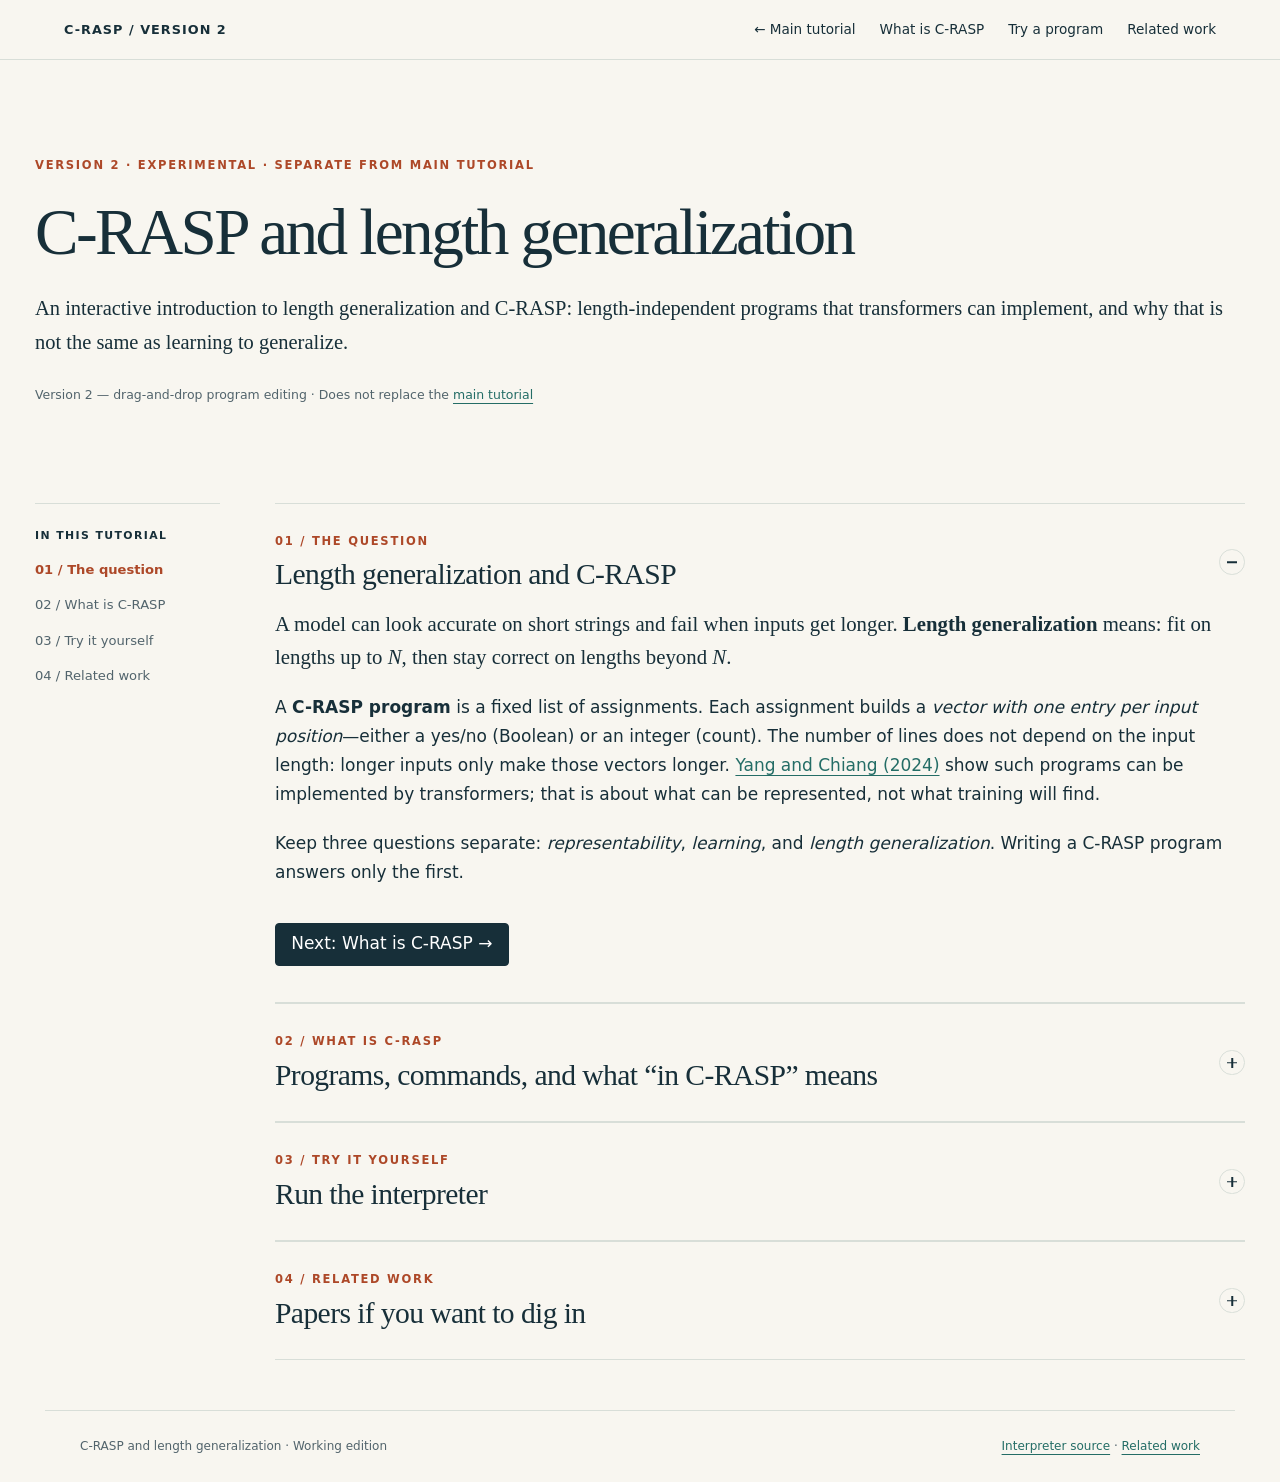
<file: assets/interactive/version2/index.html>
<!doctype html>
<html lang="en">
<head>
  <meta charset="utf-8">
  <meta name="viewport" content="width=device-width, initial-scale=1">
  <meta name="description" content="Version 2 (experimental) of the C-RASP length-generalization tutorial.">
  <title>C-RASP · Version 2 · Length generalization</title>
  <link rel="stylesheet" href="assets/style.css">
  <script type="module" src="assets/app.js"></script>
</head>
<body>
<a class="skip" href="#article">Skip to article</a>
<header>
  <a class="brand" href="./">C-RASP / VERSION 2</a>
  <nav aria-label="Primary">
    <a href="../">← Main tutorial</a>
    <a href="#walkthrough" data-open-section="walkthrough">What is C-RASP</a>
    <a href="#playground" data-open-section="playground">Try a program</a>
    <a href="#related" data-open-section="related">Related work</a>
  </nav>
</header>
<main>
  <div class="hero hero-solo">
    <div class="eyebrow">Version 2 · Experimental · Separate from main tutorial</div>
    <h1>C-RASP and length generalization</h1>
    <p class="dek">An interactive introduction to length generalization and C-RASP: length-independent programs that transformers can implement, and why that is not the same as learning to generalize.</p>
    <p class="meta">Version 2 — drag-and-drop program editing · Does not replace the <a href="../">main tutorial</a></p>
  </div>

  <div class="layout">
    <aside class="toc" aria-label="On this page">
      <strong>In this tutorial</strong>
      <a href="#question" data-open-section="question">01 / The question</a>
      <a href="#walkthrough" data-open-section="walkthrough">02 / What is C-RASP</a>
      <a href="#playground" data-open-section="playground">03 / Try it yourself</a>
      <a href="#related" data-open-section="related">04 / Related work</a>
    </aside>

    <article id="article">
      <noscript><p class="noscript">JavaScript is off: all sections stay expanded below. Enable it for step-by-step navigation and the interpreter.</p></noscript>

      <details id="question" class="chapter" open>
        <summary class="chapter-summary">
          <span class="section-number">01 / The question</span>
          <span class="chapter-title">Length generalization and C-RASP</span>
          <span class="chapter-marker" aria-hidden="true"></span>
        </summary>
        <div class="chapter-body">
          <p class="lede">A model can look accurate on short strings and fail when inputs get longer. <strong>Length generalization</strong> means: fit on lengths up to <em>N</em>, then stay correct on lengths beyond <em>N</em>.</p>
          <p>A <strong>C-RASP program</strong> is a fixed list of assignments. Each assignment builds a <em>vector with one entry per input position</em>—either a yes/no (Boolean) or an integer (count). The number of lines does not depend on the input length: longer inputs only make those vectors longer. <a href="https://arxiv.org/abs/2404.04393">Yang and Chiang (2024)</a> show such programs can be implemented by transformers; that is about what can be represented, not what training will find.</p>
          <p>Keep three questions separate: <em>representability</em>, <em>learning</em>, and <em>length generalization</em>. Writing a C-RASP program answers only the first.</p>
          <div class="chapter-nav">
            <button type="button" class="next-chapter" data-next="walkthrough">Next: What is C-RASP →</button>
          </div>
        </div>
      </details>

      <details id="walkthrough" class="chapter">
        <summary class="chapter-summary">
          <span class="section-number">02 / What is C-RASP</span>
          <span class="chapter-title">Programs, commands, and what “in C-RASP” means</span>
          <span class="chapter-marker" aria-hidden="true"></span>
        </summary>
        <div class="chapter-body">
          <p class="lede">C-RASP is a tiny programming language. A program is a <strong>fixed</strong> list of assignments. Each assignment builds a vector with one value per input position—either a yes/no (Boolean) or an integer (count). Longer inputs make those vectors longer; they do not add new lines to the program.</p>

          <h3>What “in C-RASP” means</h3>
          <p>Saying a task is <em>in C-RASP</em> (or C-RASP-expressible) means: there exists a C-RASP program that solves it, using only the commands below. That is a statement about <strong>representability</strong>—a transformer can implement that program. It is <em>not</em> a claim that training will find the program, or that a trained model will length-generalize.</p>

          <h3>The commands</h3>
          <p>Every line of a program is one of these operations (Yang &amp; Chiang). In the tool, an input marker looks like <code>"("</code>; a prefix count looks like <code># "("</code>.</p>
          <div class="ops-grid" role="group" aria-label="Allowed C-RASP operations">
            <div>
              <h4>Boolean vectors</h4>
              <ul class="ops-list">
                <li><strong>Input marker</strong> — is this position token <em>a</em>?</li>
                <li><strong>Negation</strong> — not</li>
                <li><strong>Conjunction</strong> — and</li>
                <li><strong>Count comparison</strong> — e.g. ≤ between two counts</li>
                <li><strong>Constant</strong> — always true</li>
              </ul>
            </div>
            <div>
              <h4>Count vectors</h4>
              <ul class="ops-list">
                <li><strong>Prefix count</strong> — <code>#</code> how often a Boolean holds so far</li>
                <li><strong>Conditional</strong> — if–then–else on counts</li>
                <li><strong>Add / subtract</strong></li>
                <li><strong>Min / max</strong></li>
                <li><strong>Constant</strong> — the integer 1</li>
              </ul>
            </div>
          </div>
          <p class="small">Shorthand such as <code>==</code>, <code>&lt;</code>, and <code>0</code> is derived from these primitives (e.g. equality via two ≤ checks).</p>

          <h3>How a program decides</h3>
          <p>Assignments run in order. Each line may use earlier vectors. For recognition, the program ends with a Boolean vector; the input is <strong>accepted</strong> exactly when that vector’s <em>last</em> position is true.</p>

          <h3>Example: Dyck-1</h3>
          <p>Correctly nested <code>(</code> <code>)</code> needs two conditions: (1)&nbsp;no prefix has more closes than opens, and (2)&nbsp;the string ends balanced. Both matter—<code>())(</code> has equal totals but already closed too many in the middle. The program below writes those conditions with prefix counts, comparisons, and <code>&amp;&amp;</code>. Step through it on <code>( )</code>.</p>

          <div class="lab">
            <div class="lab-head">
              <strong>The C-RASP program · running on <code>( )</code></strong>
              <span class="badge">Guided example</span>
            </div>
            <div class="lab-body">
              <p class="small" style="margin-top:0">This box <em>is</em> the program. The highlighted line is the one introduced in the current step.</p>
              <pre id="walk-program" class="program-block" aria-label="C-RASP program for Dyck-1"></pre>

              <p id="walk-caption" class="interaction-guide" aria-live="polite"></p>

              <div class="table-scroll">
                <table id="walk-table" class="trace walk-trace">
                  <caption class="small">Each row is the vector produced by one program line</caption>
                </table>
              </div>

              <div class="controls walk-controls">
                <button id="walk-prev" class="secondary" type="button">← Back</button>
                <span id="walk-step-label" class="small"></span>
                <button id="walk-next" type="button">Next →</button>
                <button id="walk-reset" class="secondary" type="button">Reset</button>
              </div>
              <p id="walk-verdict" class="result" aria-live="polite"></p>
            </div>
          </div>

          <div class="chapter-nav">
            <button type="button" class="next-chapter" data-next="playground">Next: Try it yourself →</button>
          </div>
        </div>
      </details>

      <details id="playground" class="chapter">
        <summary class="chapter-summary">
          <span class="section-number">03 / Try it yourself</span>
          <span class="chapter-title">Run the interpreter</span>
          <span class="chapter-marker" aria-hidden="true"></span>
        </summary>
        <div class="chapter-body">
          <p>Pick an example, set the input, then Run. The program view highlights the active line and names the <strong>C-RASP command</strong> it uses. Edit only if you want—use the pencil.</p>

          <div class="lab">
            <div class="lab-head">
              <strong>C-RASP notebook</strong>
              <span class="badge">Executable program · Python interpreter</span>
            </div>
            <div class="lab-body">
              <div class="controls">
                <label>Example
                  <select id="example">
                    <option value="dyck">Balanced parentheses (Dyck-1)</option>
                    <option value="anbn">aᵏbᵏ</option>
                    <option value="previous">Contains adjacent ab</option>
                  </select>
                </label>
                <div class="tokens-field">
                  <span class="small">Input tokens</span>
                  <div class="tokens-field-row">
                    <input id="tokens" type="text" value="( ) ( ( ) )" spellcheck="false" aria-describedby="token-help" readonly>
                    <button id="edit-tokens" class="inline-edit" type="button" title="Edit input tokens" aria-label="Edit input tokens" aria-pressed="false">
                      <svg width="16" height="16" viewBox="0 0 24 24" fill="none" stroke="currentColor" stroke-width="2" aria-hidden="true"><path d="M12 20h9"/><path d="M16.5 3.5a2.1 2.1 0 0 1 3 3L7 19l-4 1 1-4Z"/></svg>
                    </button>
                    <button id="done-edit-tokens" class="inline-edit inline-edit-done" type="button" hidden title="Done editing tokens">Done</button>
                  </div>
                </div>
              </div>
              <p id="token-help" class="small">Whitespace-separated tokens (parentheses may be typed without spaces). 1–128 tokens.</p>

              <div class="program-panel">
                <div class="program-panel-head">
                  <span class="small">Program</span>
                  <div class="program-panel-actions program-actions-run">
                    <button id="run" class="icon-btn icon-btn-primary" type="button" title="Run program" aria-label="Run program" data-mode="play">
                      <svg class="icon-play" width="16" height="16" viewBox="0 0 24 24" fill="currentColor" aria-hidden="true"><path d="M8 5v14l11-7z"/></svg>
                      <svg class="icon-stop" width="16" height="16" viewBox="0 0 24 24" fill="currentColor" aria-hidden="true"><rect x="6" y="5" width="4" height="14" rx="1"/><rect x="14" y="5" width="4" height="14" rx="1"/></svg>
                    </button>
                    <button id="reset" class="secondary icon-btn" type="button" title="Restore example" aria-label="Restore example">
                      <svg width="16" height="16" viewBox="0 0 24 24" fill="none" stroke="currentColor" stroke-width="2" aria-hidden="true"><polyline points="1 4 1 10 7 10"/><path d="M3.51 15a9 9 0 1 0 2.13-9.36L1 10"/></svg>
                    </button>
                    <button id="copy-program" class="secondary icon-btn" type="button" title="Copy program" aria-label="Copy program">
                      <svg width="16" height="16" viewBox="0 0 24 24" fill="none" stroke="currentColor" stroke-width="2" aria-hidden="true"><rect x="9" y="9" width="13" height="13" rx="2"/><path d="M5 15H4a2 2 0 0 1-2-2V4a2 2 0 0 1 2-2h9a2 2 0 0 1 2 2v1"/></svg>
                    </button>
                  </div>
                  <div class="program-panel-actions program-actions-builder" hidden>
                    <button id="builder-back" class="secondary icon-btn" type="button" title="Undo" aria-label="Undo">
                      <svg width="16" height="16" viewBox="0 0 24 24" fill="none" stroke="currentColor" stroke-width="2" aria-hidden="true"><path d="M19 12H5"/><path d="m12 19-7-7 7-7"/></svg>
                    </button>
                    <button id="builder-forth" class="secondary icon-btn" type="button" title="Redo" aria-label="Redo">
                      <svg width="16" height="16" viewBox="0 0 24 24" fill="none" stroke="currentColor" stroke-width="2" aria-hidden="true"><path d="M5 12h14"/><path d="m12 5 7 7-7 7"/></svg>
                    </button>
                    <button id="builder-restore" class="secondary icon-btn" type="button" title="Restore initial program" aria-label="Restore initial program">
                      <svg width="16" height="16" viewBox="0 0 24 24" fill="none" stroke="currentColor" stroke-width="2" aria-hidden="true"><polyline points="1 4 1 10 7 10"/><path d="M3.51 15a9 9 0 1 0 2.13-9.36L1 10"/></svg>
                    </button>
                    <button id="commit-program" class="icon-btn icon-btn-primary" type="button" title="Commit program">Commit</button>
                  </div>
                </div>
                <div class="program-view">
                  <pre id="exec-program" class="program-block exec-program" aria-label="Program with active line highlighted"></pre>
                  <button id="edit-program" class="inline-edit" type="button" aria-pressed="false" title="Edit program" aria-label="Edit program">
                    <svg width="16" height="16" viewBox="0 0 24 24" fill="none" stroke="currentColor" stroke-width="2" aria-hidden="true"><path d="M12 20h9"/><path d="M16.5 3.5a2.1 2.1 0 0 1 3 3L7 19l-4 1 1-4Z"/></svg>
                  </button>
                </div>
                <div id="program-builder" class="program-builder" hidden>
                  <p class="builder-hint">Three columns: pick a <strong>command</strong>, build <strong>your program</strong>, watch the <strong>view</strong> update as text. Drag left → middle (or click a command to append). Use ← → to undo/redo, restore for the initial program, then <strong>Commit</strong> to check it is well-formed and leave the builder.</p>
                  <div class="builder-layout">
                    <div class="builder-palette" aria-label="C-RASP commands">
                      <div class="builder-col-title">Commands</div>
                      <p class="builder-palette-note">Drag into Your program →</p>
                      <button type="button" class="palette-block" draggable="true" data-block="count_token">Count token<br><code># "…"</code></button>
                      <button type="button" class="palette-block" draggable="true" data-block="count_pred">Count predicate<br><code># P</code></button>
                      <button type="button" class="palette-block" draggable="true" data-block="marker">Token marker<br><code>"…"</code></button>
                      <button type="button" class="palette-block" draggable="true" data-block="compare">Compare<br><code>C₁ ? C₂</code></button>
                      <button type="button" class="palette-block" draggable="true" data-block="and">And<br><code>P &amp;&amp; Q</code></button>
                      <button type="button" class="palette-block" draggable="true" data-block="or">Or<br><code>P || Q</code></button>
                      <button type="button" class="palette-block" draggable="true" data-block="not">Not<br><code>! P</code></button>
                      <p class="builder-palette-more small">Also in C-RASP (Advanced text): <code>+</code> <code>-</code> <code>min</code>/<code>max</code>, if–then–else.</p>
                    </div>
                    <div class="builder-arrow" aria-hidden="true">
                      <span class="builder-arrow-label">drag</span>
                      <span class="builder-arrow-glyph">→</span>
                    </div>
                    <div id="builder-canvas" class="builder-canvas" aria-label="Program lines">
                      <div class="builder-col-title">Your program</div>
                      <div id="builder-empty" class="builder-empty">Drop commands here</div>
                      <div id="builder-lines" class="builder-lines"></div>
                    </div>
                    <div class="builder-source-panel" aria-label="Program text view">
                      <div class="builder-source-head">
                        <span class="builder-col-title">View</span>
                        <span id="builder-commit-status" class="builder-commit-status" role="status" aria-live="polite"></span>
                      </div>
                      <pre id="builder-source" class="builder-source" aria-live="polite"></pre>
                    </div>
                  </div>
                  <p class="small builder-commit-help">Commit checks syntax and that the interpreter can evaluate the program on the current input (last line must be Boolean).</p>
                  <details class="builder-advanced">
                    <summary>Advanced: edit as text</summary>
                    <textarea id="program" spellcheck="false" aria-describedby="engine-note">C_open = # "("
C_close = # ")"
V = C_open &lt; C_close
CV = # V
M = (CV == 0)
B = (C_open == C_close)
D = M &amp;&amp; B</textarea>
                  </details>
                </div>
              </div>
              <p id="engine-note" class="small">Pinned <a href="https://github.com/coli-saar/c-rasp/tree/c-star-rasp">coli-saar/c-rasp</a> interpreter · positions start at 0</p>
              <p id="engine-status" class="status" role="status" aria-live="polite"></p>

              <div class="trace-head">
                <div class="trace-toolbar" role="group" aria-label="Trace playback">
                  <button id="replay-trace" class="secondary icon-btn" type="button" title="Replay" aria-label="Replay">
                    <svg width="16" height="16" viewBox="0 0 24 24" fill="none" stroke="currentColor" stroke-width="2" aria-hidden="true"><polyline points="1 4 1 10 7 10"/><path d="M3.51 15a9 9 0 1 0 2.13-9.36L1 10"/></svg>
                  </button>
                  <button id="prev-row" class="secondary icon-btn" type="button" title="Previous" aria-label="Previous assignment">
                    <svg width="16" height="16" viewBox="0 0 24 24" fill="none" stroke="currentColor" stroke-width="2" aria-hidden="true"><polyline points="15 18 9 12 15 6"/></svg>
                  </button>
                  <span id="row-label" class="trace-step small"></span>
                  <button id="next-row" class="secondary icon-btn" type="button" title="Next" aria-label="Next assignment">
                    <svg width="16" height="16" viewBox="0 0 24 24" fill="none" stroke="currentColor" stroke-width="2" aria-hidden="true"><polyline points="9 18 15 12 9 6"/></svg>
                  </button>
                  <button id="skip-trace" class="secondary icon-btn" type="button" title="Skip to end" aria-label="Skip to end">
                    <svg width="16" height="16" viewBox="0 0 24 24" fill="none" stroke="currentColor" stroke-width="2" aria-hidden="true"><polygon points="5 4 15 12 5 20 5 4"/><line x1="19" y1="5" x2="19" y2="19"/></svg>
                  </button>
                  <button id="download-trace" class="secondary icon-btn" type="button" title="Download trace" aria-label="Download trace" disabled>
                    <svg width="16" height="16" viewBox="0 0 24 24" fill="none" stroke="currentColor" stroke-width="2" aria-hidden="true"><path d="M21 15v4a2 2 0 0 1-2 2H5a2 2 0 0 1-2-2v-4"/><polyline points="7 10 12 15 17 10"/><line x1="12" y1="15" x2="12" y2="3"/></svg>
                  </button>
                </div>
                <span id="result" class="result"></span>
              </div>

              <div id="trace-panel" class="trace-panel">
                <div id="trace-empty" class="trace-empty" data-mode="idle">
                  Nothing has run yet. Press play to fill this area with the execution trace.
                </div>
                <p id="command-link" class="interaction-guide" aria-live="polite" hidden></p>
                <div id="trace-scroll" class="table-scroll" hidden>
                  <table id="trace" class="trace walk-trace"></table>
                </div>
                <p id="acceptance-note" class="small"></p>
              </div>
            </div>
          </div>

          <div class="chapter-nav">
            <button type="button" class="next-chapter" data-next="related">Next: Related work →</button>
          </div>
        </div>
      </details>

      <details id="related" class="chapter">
        <summary class="chapter-summary">
          <span class="section-number">04 / Related work</span>
          <span class="chapter-title">Papers if you want to dig in</span>
          <span class="chapter-marker" aria-hidden="true"></span>
        </summary>
        <div class="chapter-body">
          <p>These are the main references behind this page. Start with Yang &amp; Chiang for C-RASP itself; Huang et al. for the length-generalization framework and experiments; Yang et al. (2026) for length-complexity bounds.</p>
          <ol class="refs">
            <li>Andy Yang and David Chiang (2024). <a href="https://arxiv.org/abs/2404.04393">Counting Like Transformers: Compiling Temporal Counting Logic Into Softmax Transformers.</a> COLM. Introduces C-RASP and compilation into soft-attention transformers.</li>
            <li>Xinting Huang et al. (2025). <a href="https://arxiv.org/abs/2410.02140">A Formal Framework for Understanding Length Generalization in Transformers.</a> ICLR. Representability, idealized identification, and empirical length-generalization results.</li>
            <li>Andy Yang, Pascal Bergsträßer, Georg Zetzsche, David Chiang, and Anthony W. Lin (2026). <a href="https://arxiv.org/abs/2603.02238">Length Generalization Bounds for Transformers.</a> Computability of length bounds for C-RASP and the positive fragment C-RASP₊.</li>
            <li>Hattie Zhou et al. (2024). <a href="https://arxiv.org/abs/2310.16028">What Algorithms Can Transformers Learn? A Study in Length Generalization.</a> ICLR. Empirical motivation and the RASP-L conjecture.</li>
          </ol>
          <p class="small">Interpreter: <a href="https://github.com/coli-saar/c-rasp/tree/c-star-rasp">coli-saar/c-rasp</a> (ordinary C-RASP evaluation; this page does not train models).</p>
        </div>
      </details>
    </article>
  </div>
</main>
<footer>
  <span>C-RASP and length generalization · Working edition</span>
  <span><a href="https://github.com/coli-saar/c-rasp/tree/c-star-rasp">Interpreter source</a> · <a href="#related" data-open-section="related">Related work</a></span>
</footer>
</body>
</html>
</file>
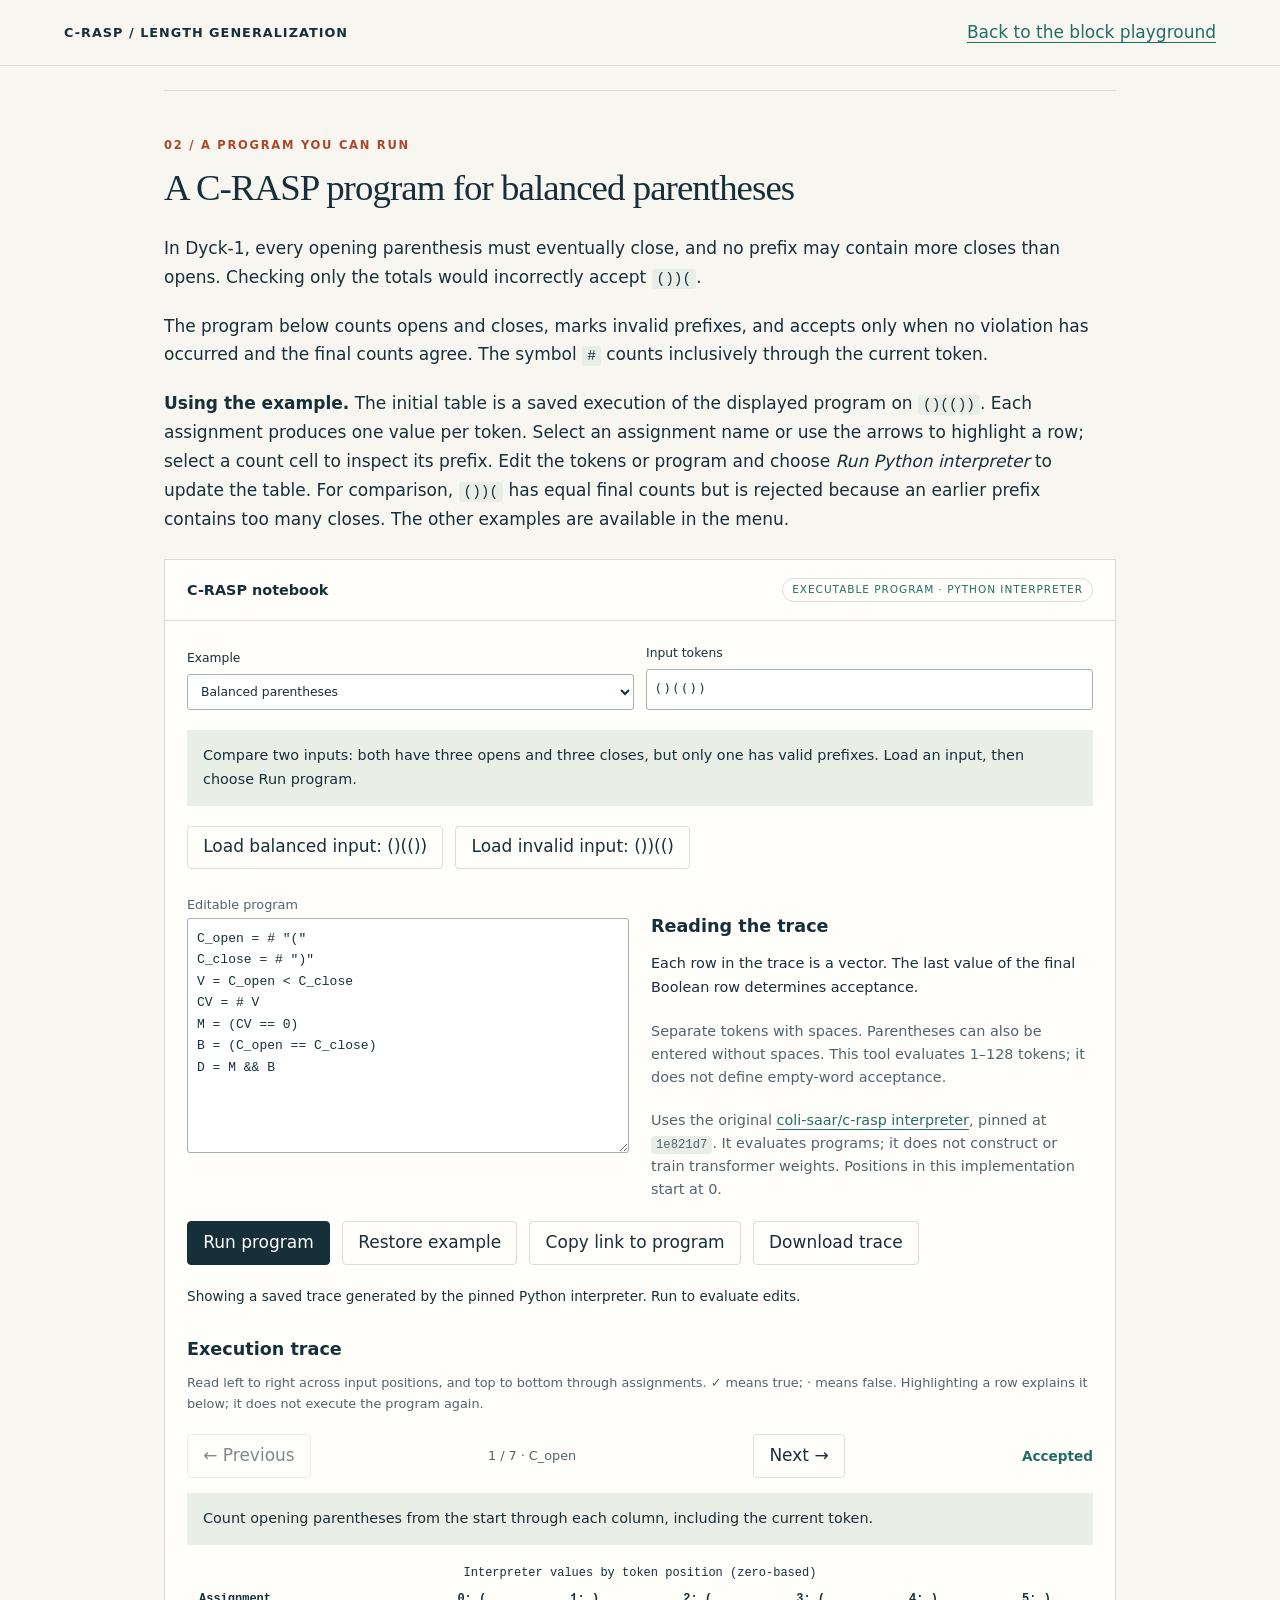
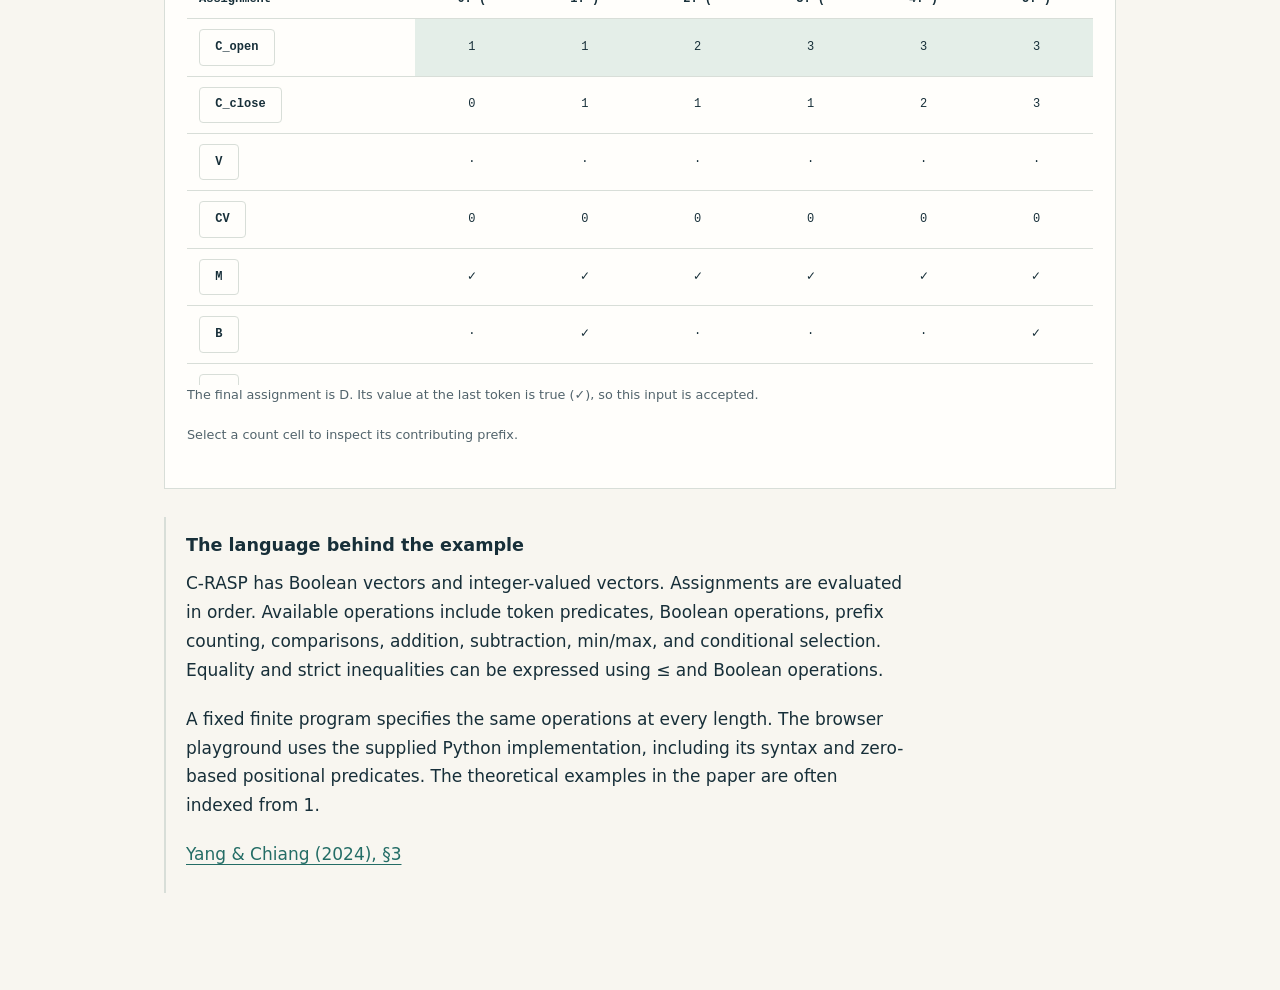
<file: assets/interactive/text-editor.html>
<!doctype html>
<html lang="en">
  <head>
    <meta charset="utf-8" />
    <meta name="viewport" content="width=device-width, initial-scale=1" />
    <title>C-RASP text editor</title>
    <link rel="stylesheet" href="assets/style.css" />
    <script type="module" src="assets/editor.js"></script>
  </head>
  <body>
    <header>
      <a class="brand" href="index.html">C-RASP / LENGTH GENERALIZATION</a
      ><a href="index.html#builder">Back to the block playground</a>
    </header>
    <main style="max-width: 1000px; margin: auto; padding: 24px">
      <section id="playground">
        <div class="section-number">02 / A program you can run</div>
        <h2>A C-RASP program for balanced parentheses</h2>

        <p>
          In Dyck-1, every opening parenthesis must eventually close, and no prefix may contain more
          closes than opens. Checking only the totals would incorrectly accept
          <code>())(</code>.
        </p>
        <p>
          The program below counts opens and closes, marks invalid prefixes, and accepts only when
          no violation has occurred and the final counts agree. The symbol
          <code>#</code> counts inclusively through the current token.
        </p>
        <p>
          <strong>Using the example.</strong> The initial table is a saved execution of the
          displayed program on <code>()(())</code>. Each assignment produces one value per token.
          Select an assignment name or use the arrows to highlight a row; select a count cell to
          inspect its prefix. Edit the tokens or program and choose
          <em>Run Python interpreter</em> to update the table. For comparison, <code>())(</code> has
          equal final counts but is rejected because an earlier prefix contains too many closes. The
          other examples are available in the menu.
        </p>
        <div class="lab">
          <div class="lab-head">
            <strong>C-RASP notebook</strong
            ><span class="badge">Executable program · Python interpreter</span>
          </div>
          <div class="lab-body">
            <div class="controls">
              <label
                >Example<select id="example">
                  <option value="dyck">Balanced parentheses</option>
                  <option value="anbn">aᵏbᵏ</option>
                  <option value="previous">Contains adjacent ab</option>
                </select></label
              ><label
                >Input tokens<input
                  id="tokens"
                  type="text"
                  value="( ) ( ( ) )"
                  spellcheck="false"
                  aria-describedby="token-help"
              /></label>
            </div>
            <p id="example-guide" class="interaction-guide">
              Start with the balanced input, then compare it with an input that has the same totals
              but an invalid prefix.
            </p>
            <div class="controls" aria-label="Suggested inputs">
              <button id="try-valid" class="secondary">Load balanced input: ()(())</button
              ><button id="try-invalid" class="secondary">Load invalid input: ())(</button>
            </div>
            <div class="code-grid">
              <div>
                <label for="program" class="small">Editable program</label
                ><textarea id="program" spellcheck="false" aria-describedby="engine-note">
C_open = # "("
C_close = # ")"
V = C_open &lt; C_close
CV = # V
M = (CV == 0)
B = (C_open == C_close)
D = M &amp;&amp; B</textarea
                >
              </div>
              <div>
                <h3>Reading the trace</h3>
                <p>
                  Each row in the trace is a vector. The last value of the final Boolean row
                  determines acceptance.
                </p>
                <p id="token-help" class="small">
                  Separate tokens with spaces. Parentheses can also be entered without spaces. This
                  tool evaluates 1–128 tokens; it does not define empty-word acceptance.
                </p>
                <p id="engine-note" class="small">
                  Uses the original
                  <a href="https://github.com/coli-saar/c-rasp/tree/c-star-rasp"
                    >coli-saar/c-rasp interpreter</a
                  >, pinned at <code>1e821d7</code>. It evaluates programs; it does not construct or
                  train transformer weights. Positions in this implementation start at 0.
                </p>
              </div>
            </div>
            <div class="controls">
              <button id="run">Run program</button
              ><button id="reset" class="secondary">Restore example</button
              ><button id="share" class="secondary">Copy link to program</button
              ><button id="download-trace" class="secondary">Download trace</button
              ><button id="stop" class="secondary" hidden>Stop</button>
            </div>
            <p id="engine-status" class="status" role="status" aria-live="polite">
              Showing a saved trace generated by the pinned Python interpreter. Run to evaluate
              edits.
            </p>
            <h3>Execution trace</h3>
            <p class="small">
              Read left to right across input positions, and top to bottom through assignments. ✓
              means true; · means false. Highlighting a row explains it below; it does not execute
              the program again.
            </p>
            <div class="trace-nav">
              <button id="prev-row" class="secondary" aria-label="Previous assignment">
                ← Previous</button
              ><span id="row-label" class="small"></span
              ><button id="next-row" class="secondary" aria-label="Next assignment">Next →</button
              ><span id="result" class="result"></span>
            </div>
            <p id="row-explanation" class="interaction-guide" aria-live="polite"></p>
            <div class="table-scroll">
              <table id="trace" class="trace">
                <caption class="small">
                  Interpreter values by token position
                </caption>
              </table>
            </div>
            <p id="acceptance-note" class="small"></p>
            <p id="cell-note" class="small">
              Select a count cell to inspect its contributing prefix.
            </p>
          </div>
        </div>
        <div class="explanation">
          <h3>The language behind the example</h3>
          <p>
            C-RASP has Boolean vectors and integer-valued vectors. Assignments are evaluated in
            order. Available operations include token predicates, Boolean operations, prefix
            counting, comparisons, addition, subtraction, min/max, and conditional selection.
            Equality and strict inequalities can be expressed using ≤ and Boolean operations.
          </p>
          <p>
            A fixed finite program specifies the same operations at every length. The browser
            playground uses the supplied Python implementation, including its syntax and zero-based
            positional predicates. The theoretical examples in the paper are often indexed from 1.
          </p>
          <p><a href="https://arxiv.org/html/2404.04393v2#S3">Yang & Chiang (2024), §3</a></p>
        </div>
      </section>
    </main>
  </body>
</html>
</file>
<file: assets/interactive/version2/assets/style.css>
:root{--paper:#f8f6f0;--ink:#172f39;--muted:#52646c;--line:#d8ded8;--accent:#ad4828;--teal:#246d66;--pale:#e9eee7;--white:#fffefb;--serif:Georgia,"Times New Roman",serif;--sans:system-ui,-apple-system,BlinkMacSystemFont,"Segoe UI",sans-serif}*{box-sizing:border-box}html{scroll-behavior:smooth;scroll-padding-top:90px}body{background:var(--paper);color:var(--ink);font:17px/1.7 var(--sans);margin:0}a{color:var(--teal);text-underline-offset:4px}button,input,select,textarea{font:inherit}button,.button{cursor:pointer;border:1px solid var(--ink);background:var(--ink);color:#fff;border-radius:4px;padding:.55rem .95rem;line-height:1.4;text-decoration:none}button:hover,.button:hover{background:var(--teal)}button.secondary,.button.secondary{color:var(--ink);border-color:var(--line);background:0 0}button:disabled{opacity:.55;cursor:wait}button:focus-visible,a:focus-visible,input:focus-visible,textarea:focus-visible,select:focus-visible,summary:focus-visible{outline:3px solid var(--accent);outline-offset:4px}header{border-bottom:1px solid var(--line);justify-content:space-between;align-items:center;gap:20px;padding:18px 5vw;display:flex}header .brand{color:var(--ink);letter-spacing:.08em;font-size:.8rem;font-weight:750;text-decoration:none}header nav{gap:24px;font-size:.85rem;display:flex}header nav a{color:var(--ink);text-decoration:none}.skip{position:absolute;top:-100px}.skip:focus{z-index:10;background:#fff;padding:10px;top:10px}.hero{grid-template-columns:1.25fr 1fr;align-items:center;gap:50px;max-width:1200px;margin:auto;padding:80px 40px 64px;display:grid}.hero-solo{box-sizing:border-box;width:100%;max-width:min(1280px,100%);margin-left:auto;margin-right:auto;padding:96px 35px 72px;display:block}.hero-solo h1,.hero-solo .dek,.hero-solo .meta{width:100%;max-width:none}.hero-solo .dek{font-size:1.28rem;line-height:1.65}.program-block{background:var(--pale);border:1px solid var(--line);margin:0 0 20px;padding:10px 0;font:13px/1.65 ui-monospace,SFMono-Regular,Consolas,monospace;overflow:auto}.program-line{white-space:pre;padding:2px 18px}.program-line.active{box-shadow:inset 3px 0 0 var(--teal);background:#d9e8df;font-weight:600}.exec-program{background:0 0;border:0;flex:1;min-width:0;margin:0}.tokens-field{flex-direction:column;flex:1;gap:5px;min-width:180px;display:flex}.tokens-field-row{border:1px solid var(--line);background:var(--pale);border-radius:4px;align-items:center;gap:0;padding:0 4px 0 0;display:flex;overflow:hidden}.tokens-field-row input[type=text]{min-width:0;color:var(--ink);border-radius:0;flex:1;width:auto;padding:10px 12px;background:0 0!important;border:0!important}.tokens-field-row input[readonly]{cursor:default}.tokens-field-row input:focus,.tokens-field-row input:focus-visible{box-shadow:none;outline:none!important}.tokens-field-row:focus-within{outline:3px solid var(--accent);outline-offset:1px}button.inline-edit{color:var(--muted);cursor:pointer;box-shadow:none;background:0 0;border:0;border-radius:3px;flex-shrink:0;justify-content:center;align-items:center;margin:0;padding:6px 8px;line-height:1;display:inline-flex}button.inline-edit:hover{color:var(--ink);background:0 0}button.inline-edit:focus-visible{outline:2px solid var(--accent);outline-offset:1px}button.inline-edit-done{color:var(--teal);padding:6px 10px;font-size:.75rem;font-weight:650}button.inline-edit-done:hover{color:var(--ink)}.program-view{background:var(--pale);align-items:flex-start;display:flex;position:relative}.program-view .inline-edit{z-index:1;position:absolute;top:8px;right:8px}.program-view .exec-program{background:0 0;border:0;width:100%;min-height:3.2em;margin:0;padding-right:40px}.program-panel.editing .program-view{display:none}.program-panel.editing .program-actions-run,.program-panel:not(.editing) .program-actions-builder{display:none!important}.program-panel{border:1px solid var(--line);background:var(--white);margin:12px 0 8px}.program-panel-head{border-bottom:1px solid var(--line);justify-content:space-between;align-items:center;gap:12px;padding:10px 14px;display:flex}.program-panel-head .small{flex:1;margin:0}.icon-btn{justify-content:center;align-items:center;gap:.35rem;padding:.35rem .55rem;font-size:.8rem;line-height:1;display:inline-flex}.icon-btn svg{display:block}.program-panel-actions{align-items:center;gap:6px;display:flex}#commit-program{padding:.4rem .85rem;font-size:.8rem;font-weight:650}.icon-btn-primary{background:var(--ink);color:#fff;border-color:var(--ink)}.icon-btn-primary:hover:not(:disabled){background:var(--teal);border-color:var(--teal);color:#fff}.icon-btn-primary:disabled{opacity:.55}#run .icon-play,#run .icon-stop{display:block}#run[data-mode=play] .icon-stop,#run[data-mode=stop] .icon-play{display:none!important}#run[data-mode=stop]{background:var(--accent);border-color:var(--accent)}#run[data-mode=stop]:hover:not(:disabled){background:#8f3a22;border-color:#8f3a22}.program-panel textarea{border:1px solid var(--line);border-radius:3px;width:100%;min-height:140px;margin-top:10px;padding:14px 18px;font:13px/1.65 ui-monospace,SFMono-Regular,Consolas,monospace;display:block}.program-panel.editing .exec-program{display:none}.program-panel:not(.editing) .program-builder{display:none!important}#playground .lab:has(.program-panel.editing){width:calc(100% + min(20vw,160px));max-width:none;margin-left:0;margin-right:calc(-1*min(20vw,160px))}.program-builder{background:var(--white);padding:16px 18px 20px}.builder-hint{color:var(--ink);margin:0 0 14px;font-size:.92rem;line-height:1.55}.builder-layout{grid-template-columns:minmax(160px,190px) 48px minmax(0,1.15fr) minmax(180px,1fr);align-items:stretch;gap:10px;min-height:320px;display:grid}.builder-col-title{letter-spacing:.1em;text-transform:uppercase;color:var(--muted);margin:0 0 8px;font-size:.68rem;font-weight:750}.builder-palette{background:var(--pale);border:1px solid var(--line);border-radius:4px;flex-direction:column;gap:8px;min-height:0;padding:12px;display:flex}.builder-palette-note{color:var(--teal);margin:0 0 4px;font-size:.78rem;font-weight:650}.builder-palette-more{margin:4px 0 0;line-height:1.4}.palette-block{text-align:left;background:var(--white);border:1px solid var(--line);color:var(--ink);cursor:grab;border-radius:4px;padding:10px;font-size:.8rem;line-height:1.35;transition:border-color .15s,box-shadow .15s,background .15s}.palette-block:hover{border-color:var(--teal)}.palette-block:active{cursor:grabbing}.palette-block code{color:var(--teal);font-size:.72rem}.palette-block.is-linked{border-color:var(--teal);box-shadow:inset 3px 0 0 var(--teal);background:#d9e8df}.builder-arrow{color:var(--teal);user-select:none;flex-direction:column;justify-content:center;align-items:center;gap:4px;display:flex}.builder-arrow-label{letter-spacing:.12em;text-transform:uppercase;font-size:.65rem;font-weight:750}.builder-arrow-glyph{font-size:1.85rem;font-weight:600;line-height:1}.builder-canvas{background:#fbfaf6;border:2px dashed #9aa9a7;border-radius:4px;flex-direction:column;min-width:0;min-height:280px;padding:12px;display:flex}.builder-canvas.drag-over{border-color:var(--teal);background:#eef6f2;border-style:solid;box-shadow:inset 0 0 0 2px #246d6626}.builder-empty{text-align:center;color:var(--muted);padding:36px 16px;font-size:.95rem;line-height:1.5}.builder-empty[hidden]{display:none!important}.builder-lines{flex-direction:column;flex:1;gap:8px;display:flex;overflow:auto}.builder-card{background:var(--white);border:1px solid var(--line);cursor:pointer;border-radius:4px;grid-template-columns:auto 1fr auto;align-items:start;gap:8px;padding:10px;transition:border-color .15s,box-shadow .15s,background .15s;display:grid}.builder-card.dragging{opacity:.5}.builder-card.is-selected{border-color:var(--teal);box-shadow:inset 3px 0 0 var(--teal);background:#eef6f2}.builder-card-handle{cursor:grab;color:var(--muted);user-select:none;padding:6px 2px;font-size:1rem;line-height:1}.builder-card-body{flex-wrap:wrap;align-items:center;gap:8px;font-size:.85rem;display:flex}.builder-card-body label{color:var(--muted);flex-direction:column;gap:3px;font-size:.68rem;display:flex}.builder-card-body input,.builder-card-body select{min-width:0;max-width:110px;color:var(--ink);background:#fff;border:1px solid #a4b0b1;border-radius:3px;padding:6px 8px;font:13px ui-monospace,SFMono-Regular,Consolas,monospace}.builder-card-body .builder-preview{color:var(--teal);flex-basis:100%;margin:0;font:12px/1.5 ui-monospace,Consolas,monospace}.builder-card-remove{color:var(--muted);cursor:pointer;background:0 0;border:0;padding:4px 6px;font-size:1.1rem;line-height:1}.builder-card-remove:hover{color:var(--accent)}.builder-source-panel{border:1px solid var(--line);background:var(--pale);border-radius:4px;flex-direction:column;min-width:0;min-height:280px;display:flex;overflow:hidden}.builder-source-head{border-bottom:1px solid var(--line);background:var(--white);flex-wrap:wrap;justify-content:space-between;align-items:center;gap:8px;padding:10px 12px;display:flex}.builder-source-head .builder-col-title{margin:0}.builder-source{color:var(--ink);background:0 0;flex:1;margin:0;padding:8px 0;font:13px/1.65 ui-monospace,SFMono-Regular,Consolas,monospace;overflow:auto}.builder-source:empty:before{content:"(empty — changes in Your program appear here)";color:var(--muted);padding:14px 16px;display:block}.builder-source-line{white-space:pre-wrap;word-break:break-word;cursor:pointer;padding:2px 16px}.builder-source-line:hover{background:#246d6614}.builder-source-line.is-active{box-shadow:inset 3px 0 0 var(--teal);background:#d9e8df;font-weight:600}.builder-commit-status{text-align:right;font-size:.75rem;font-weight:650}.builder-commit-status.is-ok{color:var(--teal)}.builder-commit-status.is-bad{color:var(--accent)}.builder-commit-status.is-pending{color:var(--muted)}.builder-commit-help{border-top:1px solid var(--line);margin:14px 0 0;padding-top:12px}.builder-advanced{border-top:1px solid var(--line);margin-top:14px;padding-top:10px}.builder-advanced summary{cursor:pointer;color:var(--muted);font-size:.85rem;font-weight:650}@media (width<=900px){.builder-layout{grid-template-columns:1fr;min-height:0}.builder-arrow{flex-direction:row;padding:2px 0}.builder-arrow-glyph{transform:rotate(90deg)}.builder-source-panel,.builder-canvas{min-height:200px}#playground .lab:has(.program-panel.editing){width:100%;margin-right:0}}.walk-controls{justify-content:space-between;align-items:center}.walk-controls #walk-step-label{text-align:center;flex:1}.walk-trace td.dim{opacity:.28}.walk-trace tr.reveal td:not(.dim){font-weight:600}.eyebrow,.section-number{letter-spacing:.15em;text-transform:uppercase;color:var(--accent);font-size:.72rem;font-weight:750}h1{font:normal clamp(3rem,5.1vw,5.4rem)/1.06 var(--serif);letter-spacing:-.04em;margin:22px 0 25px}h1 em{color:var(--teal);font-weight:400}.dek{font:1.18rem/1.7 var(--serif);max-width:none}.meta{color:var(--muted);margin:25px 0;font-size:.78rem}.hero-art{border-top:2px solid var(--ink);border-bottom:1px solid var(--line);padding:25px 0}.hero-art svg{width:100%;height:auto}.figure-label{letter-spacing:.09em;text-transform:uppercase;color:var(--muted);justify-content:space-between;font-size:.7rem;display:flex}.layout{box-sizing:border-box;grid-template-columns:185px minmax(0,1fr);gap:55px;width:100%;max-width:min(1280px,100%);margin:auto;padding:0 35px;display:grid}.toc{border-top:1px solid var(--line);align-self:start;padding-top:20px;font-size:.82rem;position:sticky;top:35px}.toc strong{letter-spacing:.13em;text-transform:uppercase;font-size:.68rem}.toc a{color:var(--muted);margin:13px 0;text-decoration:none;display:block}.toc a:hover{color:var(--accent)}article{min-width:0}section{border-top:1px solid var(--line);padding:45px 0}h2{font:normal 2.3rem/1.15 var(--serif);letter-spacing:-.025em;margin:12px 0 24px}.chapter{border-top:1px solid var(--line);margin:0;padding:0}.chapter-summary{cursor:pointer;user-select:none;grid-template-rows:auto auto;grid-template-columns:1fr auto;align-items:center;gap:6px 16px;padding:28px 0;list-style:none;display:grid}.chapter-summary::-webkit-details-marker{display:none}.chapter-summary .section-number{grid-column:1;margin:0}.chapter-title{font:normal 1.85rem/1.2 var(--serif);letter-spacing:-.02em;color:var(--ink);grid-column:1}.chapter-marker{border:1px solid var(--line);border-radius:50%;flex-shrink:0;grid-area:1/2/span 2;width:1.6rem;height:1.6rem;position:relative}.chapter-marker:before,.chapter-marker:after{content:"";background:var(--ink);position:absolute;top:50%;left:50%;transform:translate(-50%,-50%)}.chapter-marker:before{width:10px;height:1.5px}.chapter-marker:after{width:1.5px;height:10px}.chapter[open] .chapter-marker:after{display:none}.chapter[open] .chapter-summary{padding-bottom:14px}.chapter-body{width:100%;max-width:none;padding:0 0 36px}.chapter-body>p:first-child{margin-top:0}.chapter-nav{margin-top:28px;padding-top:8px}.toc a.is-active{color:var(--accent);font-weight:650}.ops-grid{background:var(--pale);border:1px solid var(--line);grid-template-columns:1fr 1fr;gap:22px;margin:18px 0 8px;padding:18px 20px;display:grid}.ops-grid h4{font:650 .85rem/1.3 var(--sans);letter-spacing:.04em;text-transform:uppercase;color:var(--teal);margin:0 0 10px}.ops-list{color:var(--muted);margin:0;padding-left:1.1rem;font-size:.92rem}.ops-list li{margin:6px 0}.ops-list strong{color:var(--ink);font-weight:650}.chapter-body h3{font:600 1.05rem/1.35 var(--sans);margin:28px 0 10px}@media (width<=650px){.ops-grid{grid-template-columns:1fr}.chapter-title{font-size:1.45rem}.chapter-summary{padding:22px 0}}h3{font:600 1.1rem/1.4 var(--sans);margin:25px 0 12px}p{margin:0 0 20px}article>section>p{max-width:none}.lede{font:1.3rem/1.6 var(--serif)}.badge{letter-spacing:.09em;text-transform:uppercase;border:1px solid var(--line);color:var(--teal);vertical-align:middle;border-radius:20px;padding:2px 9px;font-size:.66rem;display:inline-block}.callout{border-left:3px solid var(--accent);background:#f1ece1;margin:24px 0;padding:15px 22px}.callout p:last-child{margin-bottom:0}.equation{background:var(--pale);text-align:center;font:1.25rem/1.6 var(--serif);padding:22px;overflow:auto}.equation small{font:.8rem var(--sans);margin-top:10px;display:block}.three{grid-template-columns:repeat(3,1fr);gap:20px;margin:28px 0;display:grid}.three>div{border-top:2px solid var(--teal);padding-top:12px}.three h3{margin:0 0 9px}.three p{color:var(--muted);font-size:.9rem}details{border-block:1px solid var(--line);margin:22px 0;padding:13px 0}summary{cursor:pointer;font-size:.9rem;font-weight:650}details>div{padding-top:20px}.lab{border:1px solid var(--line);background:var(--white);margin:25px 0}.lab-head{border-bottom:1px solid var(--line);justify-content:space-between;align-items:center;gap:15px;padding:18px 22px;display:flex}.lab-head strong{font-size:.9rem}.lab-body{padding:22px}.controls{flex-wrap:wrap;align-items:end;gap:12px;margin-bottom:20px;display:flex}.controls label{flex-direction:column;flex:1;gap:5px;min-width:140px;font-size:.77rem;display:flex}input[type=text],select,textarea{color:var(--ink);background:#fff;border:1px solid #a4b0b1;border-radius:3px;width:100%;padding:9px}textarea{tab-size:2;resize:vertical;min-height:235px;font:13px/1.65 ui-monospace,SFMono-Regular,Consolas,monospace}.code-grid{grid-template-columns:1fr 1fr;gap:22px;display:grid}.code-grid p{font-size:.9rem}.small,.caption{color:var(--muted);font-size:.8rem;line-height:1.6}.status{min-height:27px;margin:10px 0;font-size:.85rem}.status.error{color:#a32a20}.table-scroll{max-height:420px;overflow:auto}.trace{border-collapse:collapse;width:100%;font:12px/1.4 ui-monospace,monospace}.trace th,.trace td{text-align:center;border-bottom:1px solid var(--line);white-space:nowrap;padding:10px 12px}.trace th:first-child{text-align:left;background:var(--white);position:sticky;left:0}.trace th.assign-cell{white-space:normal;vertical-align:middle;max-width:280px}.trace .assign-btn{text-align:left;width:100%;color:inherit;cursor:pointer;white-space:normal;word-break:break-word;background:0 0;border:0;border-radius:3px;padding:4px 6px;font:12px/1.45 ui-monospace,SFMono-Regular,Consolas,monospace;display:block}.trace .assign-btn:hover{background:var(--pale);color:var(--teal)}.trace tr.selected th.assign-cell{background:#e4eee8}.trace tr.selected .assign-btn{color:var(--ink);font-weight:650}.trace tr.selected{background:#e4eee8}.trace td.active{background:#cce1d8;font-weight:700}.trace td.contributes{box-shadow:inset 0 -3px var(--accent)}.trace td button{color:inherit;font:inherit;background:0 0;border:0;min-width:20px;padding:0}.result{font-size:.85rem;font-weight:700}.result.accepted{color:var(--teal)}.result.rejected{color:var(--accent)}.trace-nav{justify-content:space-between;align-items:center;gap:10px;margin:15px 0;display:flex}.trace-head{flex-wrap:wrap;justify-content:space-between;align-items:center;gap:16px;margin:12px 0 10px;display:flex}.trace-toolbar{border:1px solid var(--line);background:var(--white);border-radius:6px;align-items:center;gap:4px;padding:4px;display:inline-flex}.trace-toolbar .icon-btn{background:0 0;border-color:#0000;padding:.4rem}.trace-toolbar .icon-btn:hover:not(:disabled){background:var(--pale)}.trace-step{text-align:center;font-variant-numeric:tabular-nums;min-width:7.5rem;padding:0 .4rem}.trace-panel{margin-top:4px}.trace-empty{text-align:center;color:var(--muted);background:var(--white);border:1px dashed #9aa9a7;padding:36px 20px;font-size:.92rem;line-height:1.55}.trace-empty[data-mode=builder]{background:var(--pale);color:var(--ink);border-color:#8aa39a}.trace-empty[data-mode=builder] strong{color:var(--teal)}.trace-panel .interaction-guide{margin:0 0 12px}.token-strip{flex-wrap:wrap;gap:7px;margin:20px 0;display:flex}.token{background:var(--pale);border-bottom:3px solid #0000;flex-direction:column;justify-content:center;align-items:center;min-width:45px;padding:9px;font-family:ui-monospace,monospace;display:flex}.token.visible{border-color:var(--teal);background:#d9e8df}.token.match{border-color:var(--accent);background:#eed7c4}.token small{color:var(--muted);font-size:.63rem}.wide-image{border:1px solid var(--line);background:#fff;width:100%;height:auto;padding:10px}.figure-tabs{gap:10px;margin-bottom:18px;display:flex}.plot{width:100%;height:auto;display:block}.empty{text-align:center;color:var(--muted);border:1px dashed #9aa9a7;padding:25px;font-size:.9rem}.file-input{max-width:100%;font-size:.8rem}.run-meta{background:var(--pale);white-space:pre-wrap;padding:16px;font-size:.8rem}.refs{font-size:.88rem}.refs li{margin:15px 0}.glossary dt{font-weight:700}.glossary dd{color:var(--muted);margin:0 0 18px;font-size:.9rem}footer{border-top:1px solid var(--line);max-width:1190px;color:var(--muted);justify-content:space-between;margin:50px auto 0;padding:25px 35px;font-size:.75rem;display:flex}.download{font-size:.8rem}.noscript{background:#eed7c4;padding:20px}.slider{accent-color:var(--teal);width:100%}code{background:#e9ede8;border-radius:3px;padding:2px 5px;font-size:.85em}pre{line-height:1.6;overflow:auto}.annotation{font:italic 1.1rem var(--serif);color:var(--accent)}[hidden]{display:none!important}@media (width<=950px){.layout{grid-template-columns:1fr;max-width:min(1280px,100%)}.toc{flex-wrap:wrap;gap:12px;padding:15px 0;display:flex;position:static}.toc strong{width:100%}.toc a{margin:0}.hero{gap:25px;padding-top:45px}.hero-solo{padding:56px 24px 48px}.three{gap:12px}}@media (width<=650px){body{font-size:16px}header{padding:16px 22px}header nav{gap:14px}.hero{grid-template-columns:1fr;padding:35px 24px}.hero-solo{padding:40px 24px 36px}.layout{gap:15px;padding:0 22px}h1{font-size:3.3rem}.three,.code-grid{grid-template-columns:1fr}.lab-head{flex-direction:column;align-items:start}.lab-body{padding:15px}.controls{align-items:stretch}.controls>button{align-self:end}h2{font-size:2rem}footer{display:block}.trace td,.trace th{padding:8px}.figure-tabs{flex-wrap:wrap}}@media (prefers-reduced-motion:reduce){html{scroll-behavior:auto}}@media print{header,.toc,.controls,button,.skip,.file-input{display:none!important}.layout{max-width:none;display:block}.hero{padding:0;display:block}h1{font-size:32pt}section{break-inside:auto;padding:20px 0}.lab{break-inside:avoid}body{background:#fff;font-size:10pt}details>div,.code-grid{display:block}textarea{height:200px}.table-scroll{max-height:none}a{color:inherit}.wide-image{max-width:100%}}.explanation{border-left:2px solid var(--line);margin:28px 0;padding:4px 0 4px 20px}.explanation h3{margin-top:12px}.explanation p{max-width:none}.trace th.contributes{box-shadow:inset 0 -3px var(--accent)}.interaction-guide{background:var(--pale);padding:14px 16px;font-size:.9rem;line-height:1.65}.token.masked{opacity:.5;border:1px dashed var(--line);background:0 0}.token small{text-align:center;max-width:120px;font-family:var(--sans);padding-top:6px}.trace-nav{flex-wrap:wrap}.token-strip .token{gap:4px}
</file>
<file: assets/interactive/assets/style.css>
:root{--paper:#f8f6f0;--ink:#172f39;--muted:#52646c;--line:#d8ded8;--accent:#ad4828;--teal:#246d66;--pale:#e9eee7;--white:#fffefb;--serif:Georgia, "Times New Roman", serif;--sans:system-ui, -apple-system, BlinkMacSystemFont, "Segoe UI", sans-serif}*{box-sizing:border-box}html{scroll-behavior:smooth;scroll-padding-top:90px}body{background:var(--paper);color:var(--ink);font:17px/1.7 var(--sans);margin:0}a{color:var(--teal);text-underline-offset:4px}button,input,select,textarea{font:inherit}button,.button{cursor:pointer;border:1px solid var(--ink);background:var(--ink);color:#fff;border-radius:4px;padding:.55rem .95rem;line-height:1.4;text-decoration:none}button:hover,.button:hover{background:var(--teal)}button.secondary,.button.secondary{color:var(--ink);border-color:var(--line);background:0 0}button:disabled{opacity:.55;cursor:wait}button:focus-visible,a:focus-visible,input:focus-visible,textarea:focus-visible,select:focus-visible,summary:focus-visible{outline:3px solid var(--accent);outline-offset:4px}header{border-bottom:1px solid var(--line);justify-content:space-between;align-items:center;gap:20px;padding:18px 5vw;display:flex}header .brand{color:var(--ink);letter-spacing:.08em;font-size:.8rem;font-weight:750;text-decoration:none}header nav{gap:24px;font-size:.85rem;display:flex}header nav a{color:var(--ink);text-decoration:none}.skip{position:absolute;top:-100px}.skip:focus{z-index:10;background:#fff;padding:10px;top:10px}.hero{grid-template-columns:1.25fr 1fr;align-items:center;gap:50px;max-width:1200px;margin:auto;padding:80px 40px 64px;display:grid}.eyebrow,.section-number{letter-spacing:.15em;text-transform:uppercase;color:var(--accent);font-size:.72rem;font-weight:750}h1{font:normal clamp(3rem, 5.1vw, 5.4rem) / 1.06 var(--serif);letter-spacing:-.04em;margin:22px 0 25px}h1 em{color:var(--teal);font-weight:400}.dek{font:1.18rem/1.7 var(--serif);max-width:560px}.meta{color:var(--muted);margin:25px 0;font-size:.78rem}.hero-art{border-top:2px solid var(--ink);border-bottom:1px solid var(--line);padding:25px 0}.hero-art svg{width:100%;height:auto}.figure-label{letter-spacing:.09em;text-transform:uppercase;color:var(--muted);justify-content:space-between;font-size:.7rem;display:flex}.layout{grid-template-columns:185px minmax(0,850px);gap:55px;max-width:1190px;margin:auto;padding:0 35px;display:grid}.toc{border-top:1px solid var(--line);align-self:start;padding-top:20px;font-size:.82rem;position:sticky;top:35px}.toc strong{letter-spacing:.13em;text-transform:uppercase;font-size:.68rem}.toc a{color:var(--muted);margin:13px 0;text-decoration:none;display:block}.toc a:hover{color:var(--accent)}article{min-width:0}section{border-top:1px solid var(--line);padding:45px 0}h2{font:normal 2.3rem/1.15 var(--serif);letter-spacing:-.025em;margin:12px 0 24px}h3{font:600 1.1rem/1.4 var(--sans);margin:25px 0 12px}p{margin:0 0 20px}article>section>p{max-width:720px}.lede{font:1.3rem/1.6 var(--serif)}.badge{letter-spacing:.09em;text-transform:uppercase;border:1px solid var(--line);color:var(--teal);vertical-align:middle;border-radius:20px;padding:2px 9px;font-size:.66rem;display:inline-block}.callout{border-left:3px solid var(--accent);background:#f1ece1;margin:24px 0;padding:15px 22px}.callout p:last-child{margin-bottom:0}.equation{background:var(--pale);text-align:center;font:1.25rem/1.6 var(--serif);padding:22px;overflow:auto}.equation small{font:.8rem var(--sans);margin-top:10px;display:block}.three{grid-template-columns:repeat(3,1fr);gap:20px;margin:28px 0;display:grid}.three>div{border-top:2px solid var(--teal);padding-top:12px}.three h3{margin:0 0 9px}.three p{color:var(--muted);font-size:.9rem}details{border-block:1px solid var(--line);margin:22px 0;padding:13px 0}summary{cursor:pointer;font-size:.9rem;font-weight:650}details>div{padding-top:20px}.lab{border:1px solid var(--line);background:var(--white);margin:25px 0}.lab-head{border-bottom:1px solid var(--line);justify-content:space-between;align-items:center;gap:15px;padding:18px 22px;display:flex}.lab-head strong{font-size:.9rem}.lab-body{padding:22px}.controls{flex-wrap:wrap;align-items:end;gap:12px;margin-bottom:20px;display:flex}.controls label{flex-direction:column;flex:1;gap:5px;min-width:140px;font-size:.77rem;display:flex}input[type=text],select,textarea{color:var(--ink);background:#fff;border:1px solid #a4b0b1;border-radius:3px;width:100%;padding:9px}textarea{tab-size:2;resize:vertical;min-height:235px;font:13px/1.65 ui-monospace,SFMono-Regular,Consolas,monospace}.code-grid{grid-template-columns:1fr 1fr;gap:22px;display:grid}.code-grid p{font-size:.9rem}.small,.caption{color:var(--muted);font-size:.8rem;line-height:1.6}.status{min-height:27px;margin:10px 0;font-size:.85rem}.status.error{color:#a32a20}.table-scroll{max-height:420px;overflow:auto}.trace{border-collapse:collapse;width:100%;font:12px/1.4 ui-monospace,monospace}.trace th,.trace td{text-align:center;border-bottom:1px solid var(--line);white-space:nowrap;padding:10px 12px}.trace th:first-child{text-align:left;background:var(--white);position:sticky;left:0}.trace tr.selected{background:#e4eee8}.trace td.active{background:#cce1d8;font-weight:700}.trace td.contributes{box-shadow:inset 0 -3px var(--accent)}.trace td button{color:inherit;font:inherit;background:0 0;border:0;min-width:20px;padding:0}.result{font-size:.85rem;font-weight:700}.result.accepted{color:var(--teal)}.result.rejected{color:var(--accent)}.trace-nav{justify-content:space-between;align-items:center;gap:10px;margin:15px 0;display:flex}.token-strip{flex-wrap:wrap;gap:7px;margin:20px 0;display:flex}.token{background:var(--pale);border-bottom:3px solid #0000;flex-direction:column;justify-content:center;align-items:center;min-width:45px;padding:9px;font-family:ui-monospace,monospace;display:flex}.token.visible{border-color:var(--teal);background:#d9e8df}.token.match{border-color:var(--accent);background:#eed7c4}.token small{color:var(--muted);font-size:.63rem}.wide-image{border:1px solid var(--line);background:#fff;width:100%;height:auto;padding:10px}.figure-tabs{gap:10px;margin-bottom:18px;display:flex}.plot{width:100%;height:auto;display:block}.empty{text-align:center;color:var(--muted);border:1px dashed #9aa9a7;padding:25px;font-size:.9rem}.file-input{max-width:100%;font-size:.8rem}.run-meta{background:var(--pale);white-space:pre-wrap;padding:16px;font-size:.8rem}.refs{font-size:.88rem}.refs li{margin:15px 0}.glossary dt{font-weight:700}.glossary dd{color:var(--muted);margin:0 0 18px;font-size:.9rem}footer{border-top:1px solid var(--line);max-width:1190px;color:var(--muted);justify-content:space-between;margin:50px auto 0;padding:25px 35px;font-size:.75rem;display:flex}.download{font-size:.8rem}.noscript{background:#eed7c4;padding:20px}.slider{accent-color:var(--teal);width:100%}code{background:#e9ede8;border-radius:3px;padding:2px 5px;font-size:.85em}pre{line-height:1.6;overflow:auto}.annotation{font:italic 1.1rem var(--serif);color:var(--accent)}[hidden]{display:none!important}@media (width<=950px){.layout{grid-template-columns:1fr;max-width:850px}.toc{flex-wrap:wrap;gap:12px;padding:15px 0;display:flex;position:static}.toc strong{width:100%}.toc a{margin:0}.hero{gap:25px;padding-top:45px}.hero-art{min-width:0}.three{gap:12px}}@media (width<=650px){body{font-size:16px}header{padding:16px 22px}header nav{gap:14px}.hero{grid-template-columns:1fr;padding:35px 24px}.hero-art{max-width:480px}.layout{gap:15px;padding:0 22px}h1{font-size:3.3rem}.three,.code-grid{grid-template-columns:1fr}.lab-head{flex-direction:column;align-items:start}.lab-body{padding:15px}.controls{align-items:stretch}.controls>button{align-self:end}h2{font-size:2rem}footer{display:block}.trace td,.trace th{padding:8px}.figure-tabs{flex-wrap:wrap}}@media (prefers-reduced-motion:reduce){html{scroll-behavior:auto}}@media print{header,.toc,.controls,button,.skip,.file-input{display:none!important}.layout{max-width:none;display:block}.hero{padding:0;display:block}h1{font-size:32pt}.hero-art{display:none}section{break-inside:auto;padding:20px 0}.lab{break-inside:avoid}body{background:#fff;font-size:10pt}details>div,.code-grid{display:block}textarea{height:200px}.table-scroll{max-height:none}a{color:inherit}.wide-image{max-width:100%}}.explanation{border-left:2px solid var(--line);margin:28px 0;padding:4px 0 4px 20px}.explanation h3{margin-top:12px}.explanation p{max-width:720px}.trace th.contributes{box-shadow:inset 0 -3px var(--accent)}.interaction-guide{background:var(--pale);padding:14px 16px;font-size:.9rem;line-height:1.65}.token.masked{opacity:.5;border:1px dashed var(--line);background:0 0}.token small{text-align:center;max-width:120px;font-family:var(--sans);padding-top:6px}.trace-nav{flex-wrap:wrap}.token-strip .token{gap:4px}.notebook-frame{background:var(--white);border:0;width:100%;margin:24px 0 12px;display:block}@media print{.notebook-frame{display:none}}.layout{max-width:1200px;padding-inline:28px;display:block}.toc{flex-wrap:wrap;gap:8px 22px;padding:18px 0 24px;display:flex;position:static}.toc strong{width:100%}.toc a{margin:0}article>section>h2,article>section>h3,article>section>p{max-width:760px}.notebook-frame{width:100%;min-width:0}@media (width<=650px){.layout{padding-inline:12px}article>section>h2,article>section>h3,article>section>p{margin-inline:10px}.toc{padding-inline:10px}}
</file>
